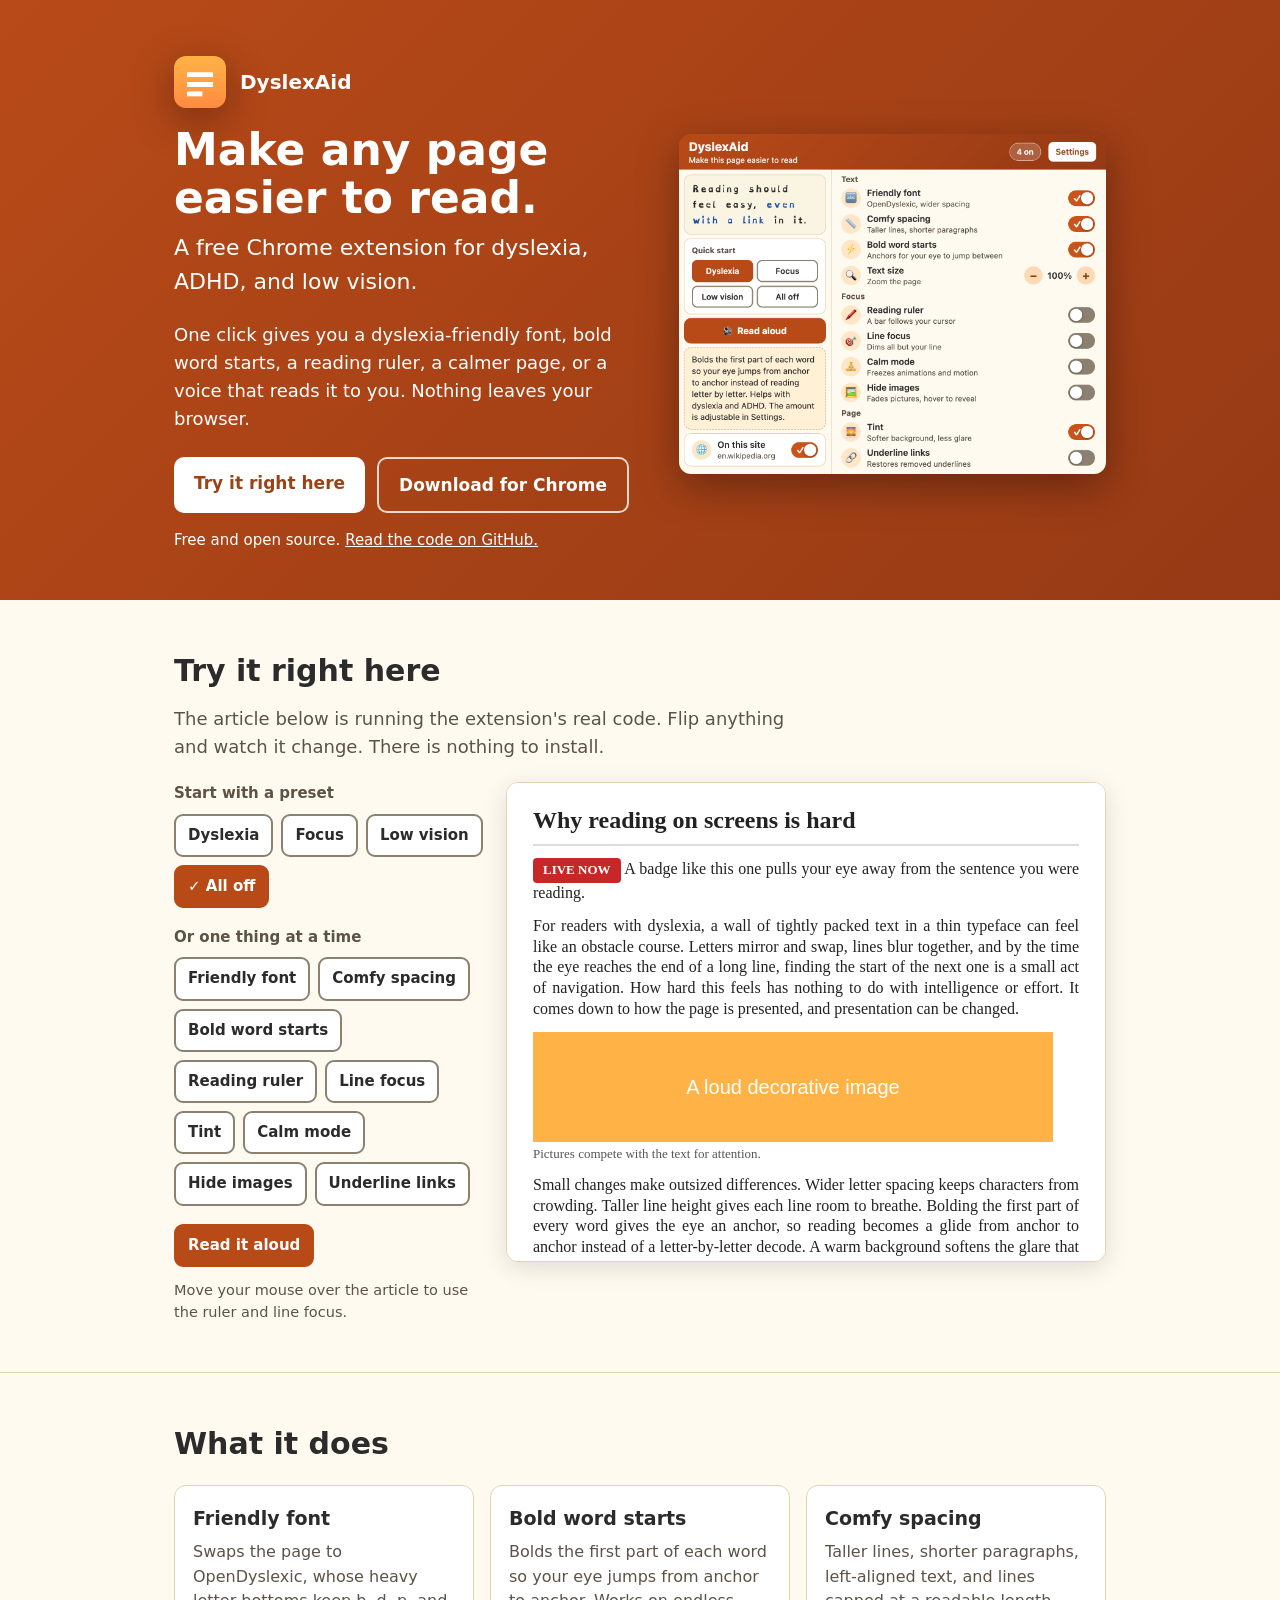
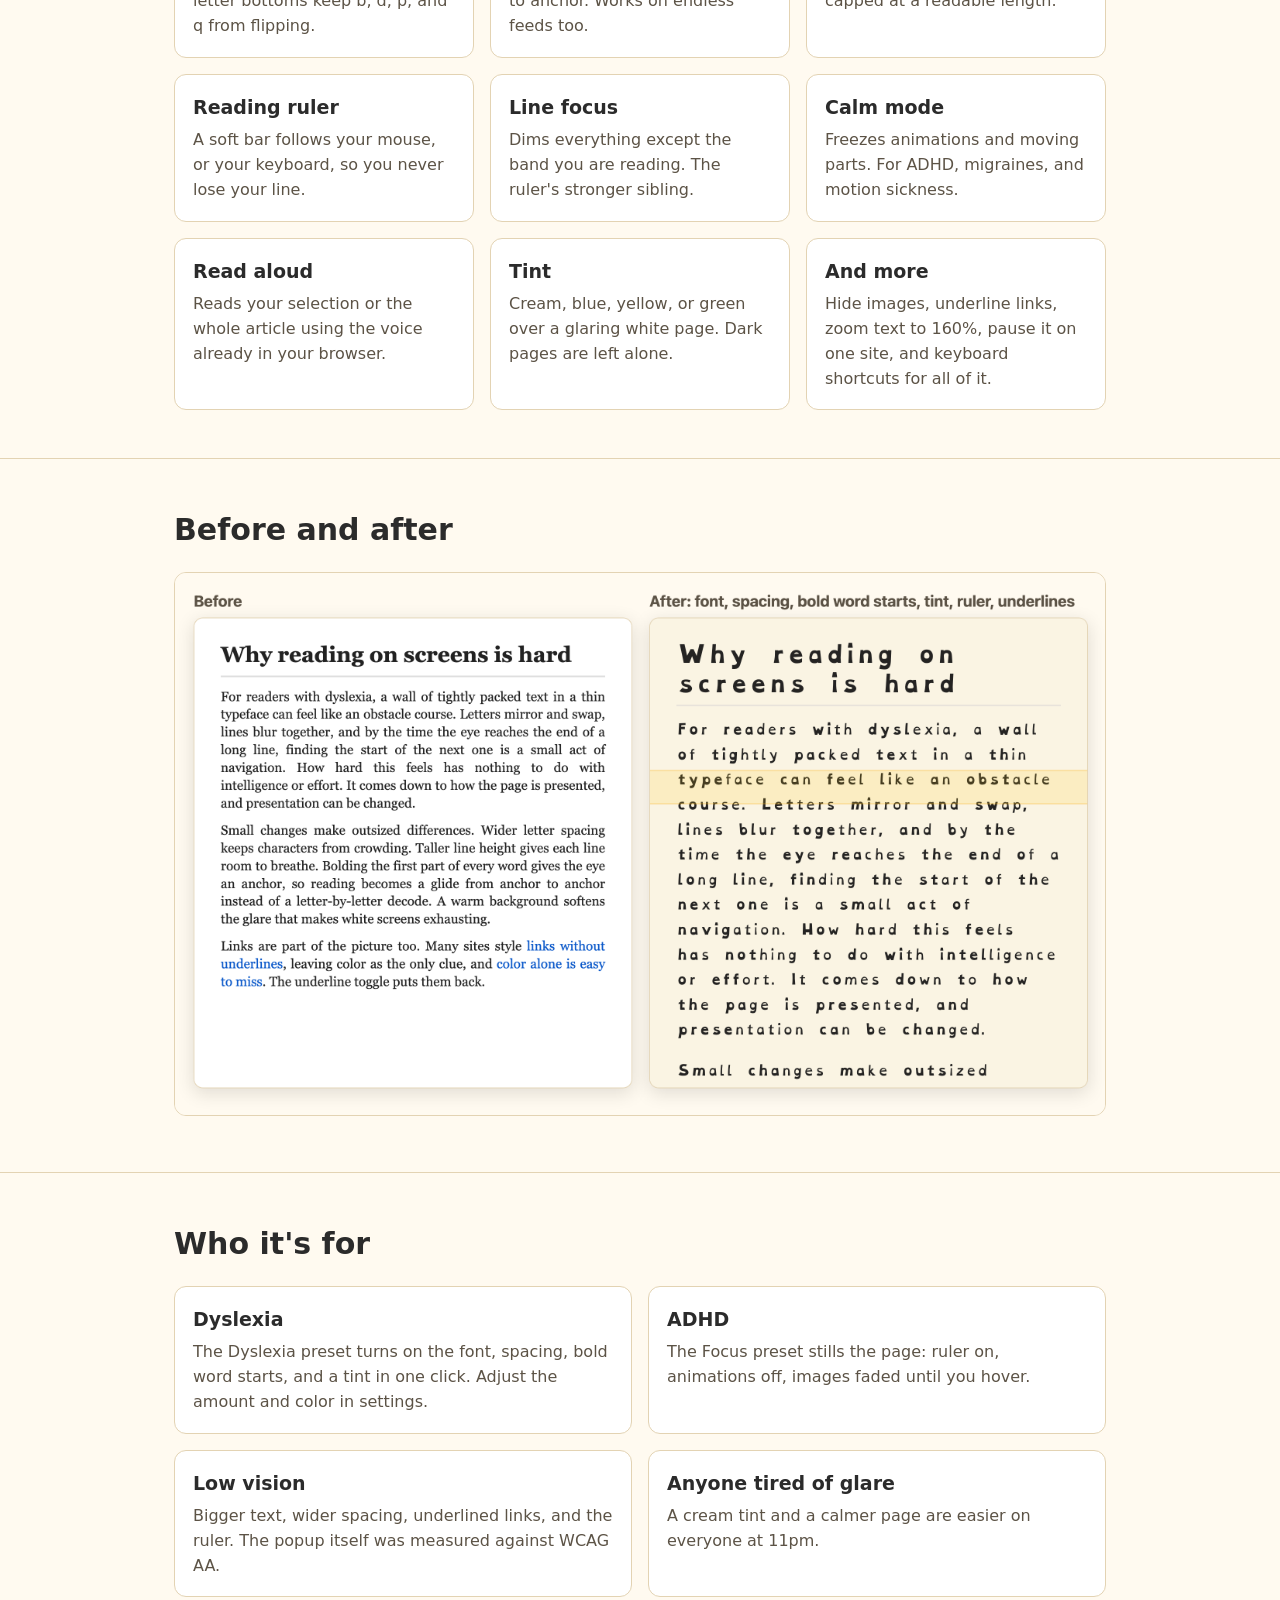
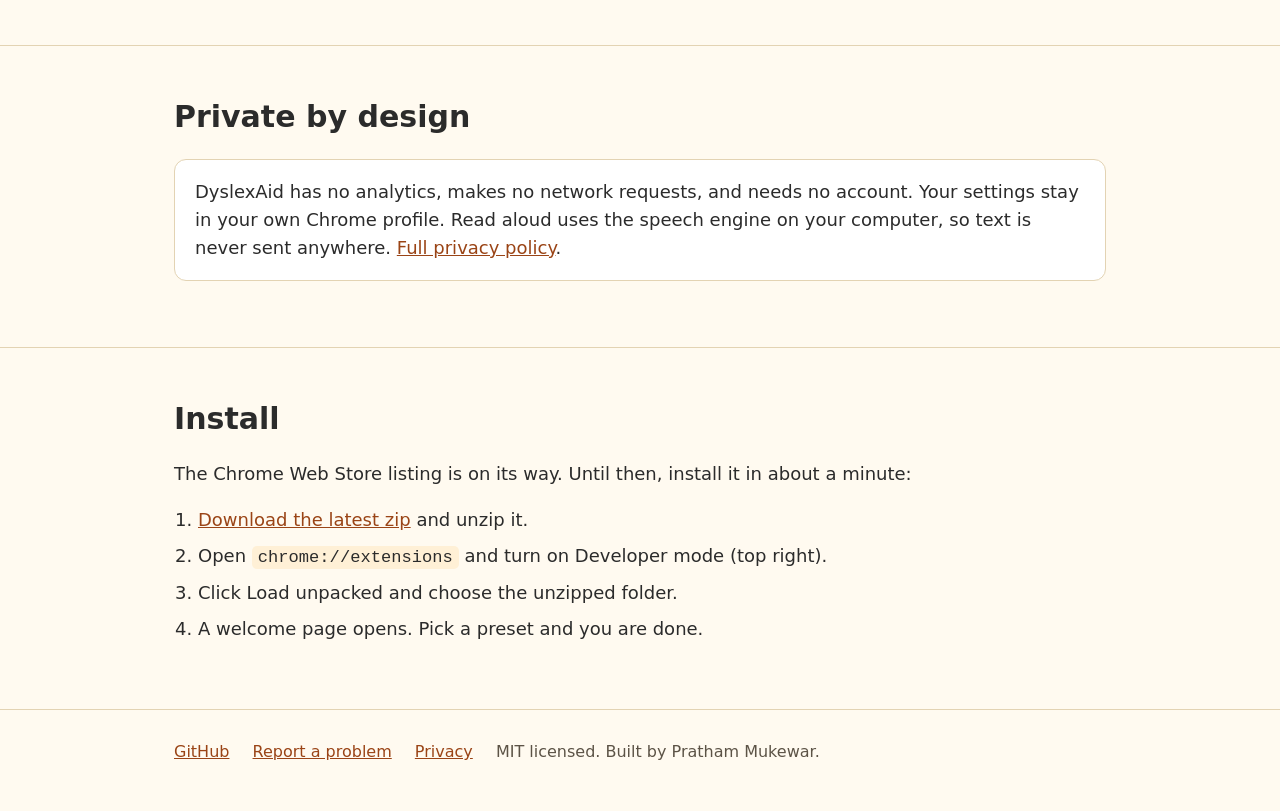
<file: docs/index.html>
<!DOCTYPE html>
<html lang="en">
<head>
  <meta charset="utf-8">
  <meta name="viewport" content="width=device-width, initial-scale=1">
  <title>DyslexAid</title>
  <meta name="description" content="A free Chrome extension that makes any page easier to read: a dyslexia-friendly font, bold word starts, a reading ruler, calm mode, read aloud, and more. No account, no tracking.">
  <meta property="og:title" content="DyslexAid: make any page easier to read">
  <meta property="og:description" content="Free Chrome extension for dyslexia, ADHD, and low vision. Nothing leaves your browser.">
  <meta property="og:image" content="https://prathammukewar.github.io/dyslexaid/img/store-screenshot.png">
  <link rel="icon" href="img/icon128.png">
  <style>
    * { box-sizing: border-box; }
    body { margin: 0; font-family: -apple-system, "Segoe UI", system-ui, sans-serif; font-size: 18px; line-height: 1.55; color: #2b2b2b; background: #fffaf0; }
    a { color: #9a4416; }
    .wrap { max-width: 980px; margin: 0 auto; padding: 0 24px; }
    header { background: linear-gradient(135deg, #b84a18, #963a15); color: #fff; padding: 56px 0 48px; }
    .hero { display: grid; grid-template-columns: 1.1fr 1fr; gap: 36px; align-items: center; }
    header h1 { font-size: 44px; margin: 0 0 8px; line-height: 1.1; }
    header .tag { font-size: 22px; margin: 0 0 22px; }
    header p { font-size: 18px; margin: 0 0 24px; max-width: 480px; }
    .buttons { display: flex; flex-wrap: wrap; gap: 12px; }
    .btn { display: inline-block; padding: 13px 20px; border-radius: 10px; font-weight: 700; text-decoration: none; font-size: 17px; }
    .btn.primary { background: #fff; color: #9a4416; }
    .btn.secondary { border: 2px solid rgba(255,255,255,0.8); color: #fff; }
    .btn:hover { filter: brightness(0.95); }
    header .source { font-size: 15px; margin: 16px 0 0; }
    header .source a { color: #fff; }
    .hero img { width: 100%; height: auto; border-radius: 12px; box-shadow: 0 12px 40px rgba(0,0,0,0.35); }
    .brand { display: flex; align-items: center; gap: 14px; margin-bottom: 18px; }
    .brand img { width: 52px; height: 52px; }
    section { padding: 48px 0; }
    section + section { border-top: 1px solid #e3d3b3; }
    h2 { font-size: 30px; margin: 0 0 18px; }
    .grid { display: grid; grid-template-columns: repeat(3, 1fr); gap: 16px; }
    .card { background: #fff; border: 1px solid #e3d3b3; border-radius: 12px; padding: 18px; }
    .card h3 { margin: 0 0 6px; font-size: 19px; }
    .card p { margin: 0; font-size: 16px; color: #5c5346; }
    .who { display: grid; grid-template-columns: repeat(2, 1fr); gap: 16px; }
    .shot { width: 100%; height: auto; border-radius: 12px; border: 1px solid #e3d3b3; }
    ol { padding-left: 24px; }
    li { margin-bottom: 8px; }
    code { background: #fff0d6; padding: 2px 6px; border-radius: 5px; font-size: 0.95em; }
    footer { padding: 30px 0 48px; color: #5c5346; font-size: 16px; border-top: 1px solid #e3d3b3; }
    footer a { margin-right: 18px; }
    .lede { margin: -8px 0 22px; color: #5c5346; max-width: 640px; }
    .try { display: grid; grid-template-columns: 310px 1fr; gap: 22px; align-items: start; }
    .try h3 { font-size: 15px; margin: 0 0 8px; color: #5c5346; }
    .try-row { display: flex; flex-wrap: wrap; gap: 8px; margin-bottom: 18px; }
    .try button { font: inherit; font-size: 15px; font-weight: 600; padding: 8px 12px; border: 2px solid #8c8170; border-radius: 9px; background: #fff; color: #2b2b2b; cursor: pointer; }
    .try button:hover { background: #fff0d6; border-color: #9a4416; }
    .try button[aria-pressed="true"] { background: #b84a18; border-color: #b84a18; color: #fff; }
    .try button[aria-pressed="true"]::before { content: "\2713\00a0"; }
    .try .try-speak { background: #b84a18; border-color: #b84a18; color: #fff; }
    .try .try-speak:hover { background: #963a15; border-color: #963a15; }
    .try button:focus-visible { outline: 3px solid #9a4416; outline-offset: 3px; }
    .hint { font-size: 14.5px; color: #5c5346; margin: 12px 0 0; }
    #try-frame { width: 100%; height: 480px; border: 1px solid #e3d3b3; border-radius: 12px; background: #fff; box-shadow: 0 6px 24px rgba(0,0,0,0.12); }
    .note { background: #fff; border: 1px solid #e3d3b3; border-radius: 12px; padding: 18px 20px; }
    @media (max-width: 760px) {
      .hero, .who, .try { grid-template-columns: 1fr; }
      .grid { grid-template-columns: 1fr 1fr; }
      header h1 { font-size: 34px; }
    }
    @media (max-width: 520px) { .grid { grid-template-columns: 1fr; } }
    @media (prefers-reduced-motion: reduce) { * { transition: none !important; } }
    a:focus-visible, .btn:focus-visible { outline: 3px solid #9a4416; outline-offset: 3px; }
  </style>
</head>
<body>
  <header>
    <div class="wrap hero">
      <div>
        <div class="brand"><img src="img/icon128.png" alt=""><span style="font-weight:700;font-size:20px">DyslexAid</span></div>
        <h1>Make any page easier to read.</h1>
        <p class="tag">A free Chrome extension for dyslexia, ADHD, and low vision.</p>
        <p>One click gives you a dyslexia-friendly font, bold word starts, a reading ruler, a calmer page, or a voice that reads it to you. Nothing leaves your browser.</p>
        <div class="buttons">
          <a class="btn primary" href="#try">Try it right here</a>
          <a class="btn secondary" href="https://github.com/prathammukewar/dyslexaid/releases/latest">Download for Chrome</a>
        </div>
        <p class="source">Free and open source. <a href="https://github.com/prathammukewar/dyslexaid">Read the code on GitHub.</a></p>
      </div>
      <img src="img/popup.png" alt="The DyslexAid popup: a preview sentence, four quick-start presets, and a list of switches for each feature" width="700" height="559">
    </div>
  </header>

  <section id="try">
    <div class="wrap">
      <h2>Try it right here</h2>
      <p class="lede">The article below is running the extension's real code. Flip anything and watch it change. There is nothing to install.</p>
      <div class="try">
        <div class="try-controls">
          <h3 id="try-presets">Start with a preset</h3>
          <div class="try-row" role="group" aria-labelledby="try-presets">
            <button data-try="dyslexia" aria-pressed="false">Dyslexia</button>
            <button data-try="focus" aria-pressed="false">Focus</button>
            <button data-try="vision" aria-pressed="false">Low vision</button>
            <button data-try="off" aria-pressed="true">All off</button>
          </div>
          <h3 id="try-switches">Or one thing at a time</h3>
          <div class="try-row" role="group" aria-labelledby="try-switches">
            <button data-feature="font" aria-pressed="false">Friendly font</button>
            <button data-feature="spacing" aria-pressed="false">Comfy spacing</button>
            <button data-feature="bionic" aria-pressed="false">Bold word starts</button>
            <button data-feature="ruler" aria-pressed="false">Reading ruler</button>
            <button data-feature="focus" aria-pressed="false">Line focus</button>
            <button data-feature="tint" aria-pressed="false">Tint</button>
            <button data-feature="calm" aria-pressed="false">Calm mode</button>
            <button data-feature="images" aria-pressed="false">Hide images</button>
            <button data-feature="links" aria-pressed="false">Underline links</button>
          </div>
          <button id="try-speak" class="try-speak">Read it aloud</button>
          <p class="hint">Move your mouse over the article to use the ruler and line focus.</p>
        </div>
        <iframe id="try-frame" src="try/frame.html" title="A sample article with DyslexAid applied"></iframe>
      </div>
    </div>
  </section>

  <section>
    <div class="wrap">
      <h2>What it does</h2>
      <div class="grid">
        <div class="card"><h3>Friendly font</h3><p>Swaps the page to OpenDyslexic, whose heavy letter bottoms keep b, d, p, and q from flipping.</p></div>
        <div class="card"><h3>Bold word starts</h3><p>Bolds the first part of each word so your eye jumps from anchor to anchor. Works on endless feeds too.</p></div>
        <div class="card"><h3>Comfy spacing</h3><p>Taller lines, shorter paragraphs, left-aligned text, and lines capped at a readable length.</p></div>
        <div class="card"><h3>Reading ruler</h3><p>A soft bar follows your mouse, or your keyboard, so you never lose your line.</p></div>
        <div class="card"><h3>Line focus</h3><p>Dims everything except the band you are reading. The ruler's stronger sibling.</p></div>
        <div class="card"><h3>Calm mode</h3><p>Freezes animations and moving parts. For ADHD, migraines, and motion sickness.</p></div>
        <div class="card"><h3>Read aloud</h3><p>Reads your selection or the whole article using the voice already in your browser.</p></div>
        <div class="card"><h3>Tint</h3><p>Cream, blue, yellow, or green over a glaring white page. Dark pages are left alone.</p></div>
        <div class="card"><h3>And more</h3><p>Hide images, underline links, zoom text to 160%, pause it on one site, and keyboard shortcuts for all of it.</p></div>
      </div>
    </div>
  </section>

  <section>
    <div class="wrap">
      <h2>Before and after</h2>
      <img class="shot" src="img/before-after.png" alt="The same article twice: plain on the left, and on the right with the friendly font, wider spacing, bolded word starts, a cream tint, and a reading ruler" width="1200" height="700">
    </div>
  </section>

  <section>
    <div class="wrap">
      <h2>Who it's for</h2>
      <div class="who">
        <div class="card"><h3>Dyslexia</h3><p>The Dyslexia preset turns on the font, spacing, bold word starts, and a tint in one click. Adjust the amount and color in settings.</p></div>
        <div class="card"><h3>ADHD</h3><p>The Focus preset stills the page: ruler on, animations off, images faded until you hover.</p></div>
        <div class="card"><h3>Low vision</h3><p>Bigger text, wider spacing, underlined links, and the ruler. The popup itself was measured against WCAG AA.</p></div>
        <div class="card"><h3>Anyone tired of glare</h3><p>A cream tint and a calmer page are easier on everyone at 11pm.</p></div>
      </div>
    </div>
  </section>

  <section>
    <div class="wrap">
      <h2>Private by design</h2>
      <p class="note">DyslexAid has no analytics, makes no network requests, and needs no account. Your settings stay in your own Chrome profile. Read aloud uses the speech engine on your computer, so text is never sent anywhere. <a href="https://github.com/prathammukewar/dyslexaid/blob/main/PRIVACY.md">Full privacy policy</a>.</p>
    </div>
  </section>

  <section>
    <div class="wrap">
      <h2>Install</h2>
      <p>The Chrome Web Store listing is on its way. Until then, install it in about a minute:</p>
      <ol>
        <li><a href="https://github.com/prathammukewar/dyslexaid/releases/latest">Download the latest zip</a> and unzip it.</li>
        <li>Open <code>chrome://extensions</code> and turn on Developer mode (top right).</li>
        <li>Click Load unpacked and choose the unzipped folder.</li>
        <li>A welcome page opens. Pick a preset and you are done.</li>
      </ol>
    </div>
  </section>

  <footer>
    <div class="wrap">
      <a href="https://github.com/prathammukewar/dyslexaid">GitHub</a>
      <a href="https://github.com/prathammukewar/dyslexaid/issues">Report a problem</a>
      <a href="https://github.com/prathammukewar/dyslexaid/blob/main/PRIVACY.md">Privacy</a>
      <span>MIT licensed. Built by Pratham Mukewar.</span>
    </div>
  </footer>
  <script>
    /* The demo frame runs the extension's own content script. This page
       only keeps the settings and hands them over, the way the popup
       does through chrome.storage. Add ?preset=dyslexia (or focus, or
       vision) to the address to open the page with one already on. */
    const FEATURES = ["font", "spacing", "bionic", "ruler", "focus", "tint", "calm", "images", "links"];
    const PRESETS = {
      dyslexia: { on: ["font", "spacing", "bionic", "tint"], textZoom: 100 },
      focus: { on: ["ruler", "calm", "images"], textZoom: 100 },
      vision: { on: ["spacing", "links", "ruler"], textZoom: 130 },
      off: { on: [], textZoom: 100 },
    };
    const state = { textZoom: 100 };
    for (const f of FEATURES) state[f] = false;
    const frame = document.getElementById("try-frame");

    function push() {
      frame.contentWindow.applySettings?.({ ...state });
      for (const b of document.querySelectorAll("[data-feature]")) {
        b.setAttribute("aria-pressed", String(state[b.dataset.feature]));
      }
      for (const b of document.querySelectorAll("[data-try]")) {
        const preset = PRESETS[b.dataset.try];
        const matches =
          FEATURES.every((f) => state[f] === preset.on.includes(f)) &&
          state.textZoom === preset.textZoom;
        b.setAttribute("aria-pressed", String(matches));
      }
    }
    function usePreset(name) {
      for (const f of FEATURES) state[f] = PRESETS[name].on.includes(f);
      state.textZoom = PRESETS[name].textZoom;
      push();
    }
    for (const b of document.querySelectorAll("[data-try]")) {
      b.addEventListener("click", () => usePreset(b.dataset.try));
    }
    for (const b of document.querySelectorAll("[data-feature]")) {
      b.addEventListener("click", () => {
        state[b.dataset.feature] = !state[b.dataset.feature];
        push();
      });
    }
    document.getElementById("try-speak").addEventListener("click", () => {
      frame.contentWindow.dyslexaid?.readAloud();
    });

    const wanted = new URLSearchParams(location.search).get("preset");
    const start = () => (PRESETS[wanted] ? usePreset(wanted) : push());
    frame.addEventListener("load", start);
    if (frame.contentWindow.applySettings) start();
  </script>
</body>
</html>
</file>
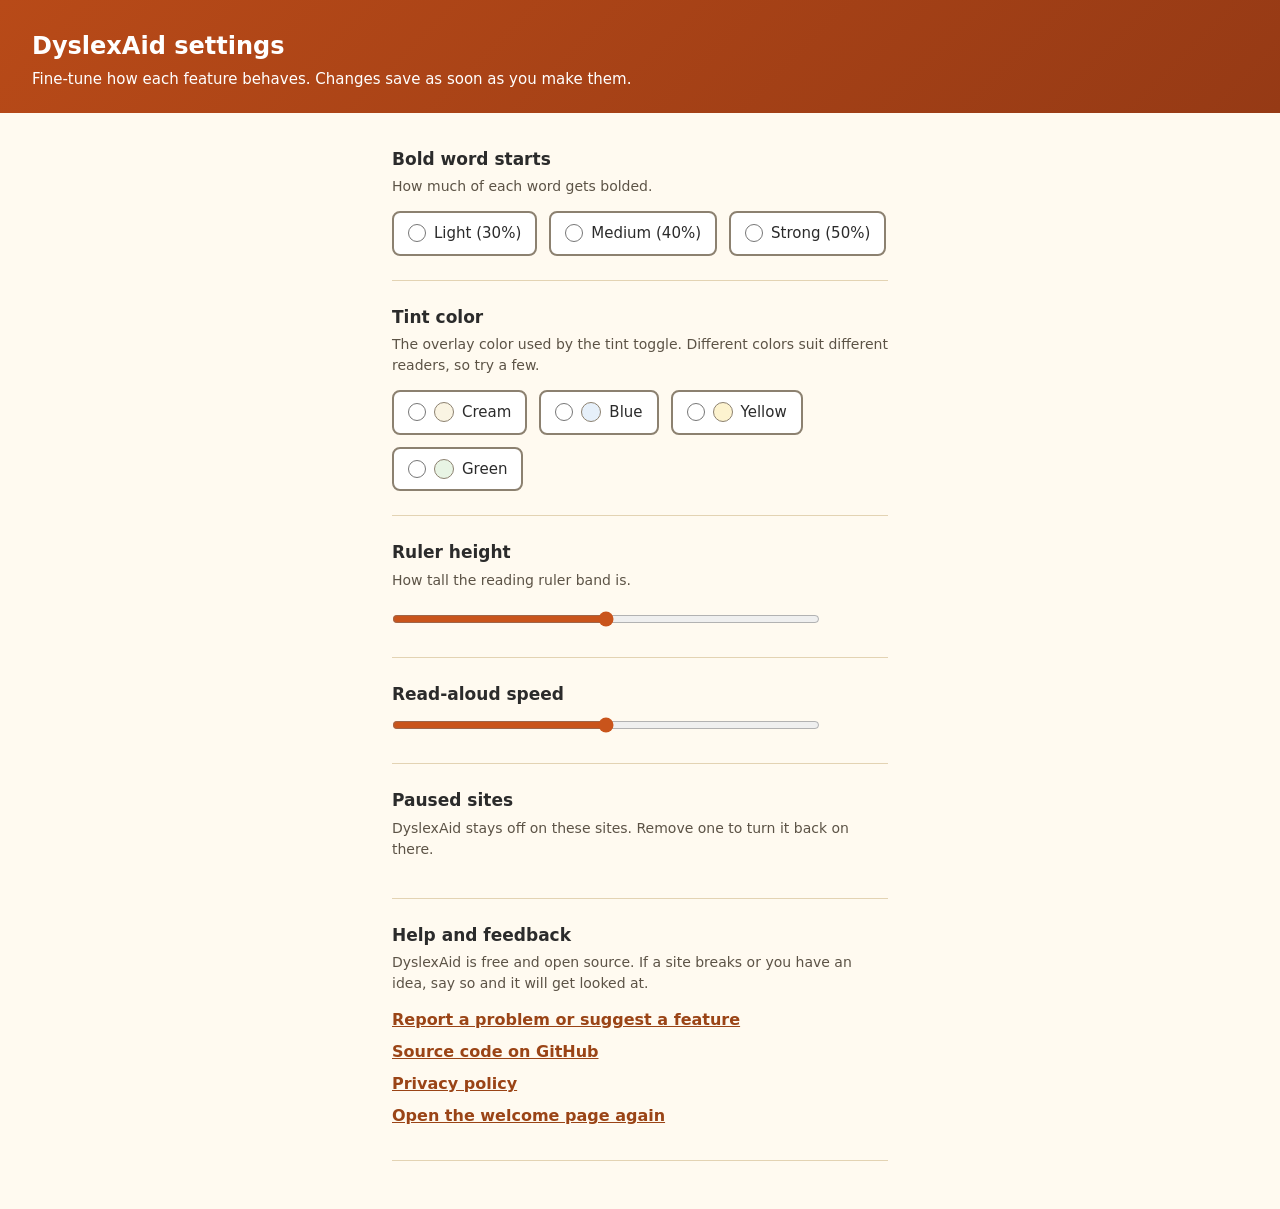
<file: options/options.html>
<!DOCTYPE html>
<html lang="en">
<head>
  <meta charset="utf-8">
  <title>DyslexAid settings</title>
  <link rel="stylesheet" href="options.css">
</head>
<body>
  <header>
    <h1>DyslexAid settings</h1>
    <p class="tagline">Fine-tune how each feature behaves. Changes save as soon as you make them.</p>
  </header>

  <main>
    <section>
      <h2 id="strength-title">Bold word starts</h2>
      <p class="help">How much of each word gets bolded.</p>
      <div class="choices" role="radiogroup" aria-labelledby="strength-title">
        <label><input type="radio" name="strength" value="0.3"><span>Light (30%)</span></label>
        <label><input type="radio" name="strength" value="0.4"><span>Medium (40%)</span></label>
        <label><input type="radio" name="strength" value="0.5"><span>Strong (50%)</span></label>
      </div>
    </section>

    <section>
      <h2 id="tint-title">Tint color</h2>
      <p class="help">The overlay color used by the tint toggle. Different colors suit different readers, so try a few.</p>
      <div class="choices" role="radiogroup" aria-labelledby="tint-title">
        <label><input type="radio" name="tint" value="cream"><span class="swatch" style="background:#faf4e3" aria-hidden="true"></span><span>Cream</span></label>
        <label><input type="radio" name="tint" value="blue"><span class="swatch" style="background:#e6f0fa" aria-hidden="true"></span><span>Blue</span></label>
        <label><input type="radio" name="tint" value="yellow"><span class="swatch" style="background:#fdf3cf" aria-hidden="true"></span><span>Yellow</span></label>
        <label><input type="radio" name="tint" value="green"><span class="swatch" style="background:#e8f4e4" aria-hidden="true"></span><span>Green</span></label>
      </div>
    </section>

    <section>
      <h2><label for="ruler-height">Ruler height</label></h2>
      <p class="help">How tall the reading ruler band is.</p>
      <div class="slider-row">
        <input type="range" id="ruler-height" min="24" max="72" step="2">
        <output for="ruler-height" id="ruler-height-value"></output>
      </div>
    </section>

    <section>
      <h2><label for="tts-rate">Read-aloud speed</label></h2>
      <div class="slider-row">
        <input type="range" id="tts-rate" min="0.7" max="1.3" step="0.1">
        <output for="tts-rate" id="tts-rate-value"></output>
      </div>
    </section>

    <section>
      <h2>Paused sites</h2>
      <p class="help">DyslexAid stays off on these sites. Remove one to turn it back on there.</p>
      <ul id="paused-list"></ul>
      <p class="empty" id="paused-empty" hidden>No paused sites.</p>
    </section>

    <section>
      <h2>Help and feedback</h2>
      <p class="help">DyslexAid is free and open source. If a site breaks or you have an idea, say so and it will get looked at.</p>
      <ul class="links">
        <li><a href="https://github.com/prathammukewar/dyslexaid/issues" target="_blank" rel="noopener">Report a problem or suggest a feature</a></li>
        <li><a href="https://github.com/prathammukewar/dyslexaid" target="_blank" rel="noopener">Source code on GitHub</a></li>
        <li><a href="https://github.com/prathammukewar/dyslexaid/blob/main/PRIVACY.md" target="_blank" rel="noopener">Privacy policy</a></li>
        <li><button id="open-welcome" class="linklike">Open the welcome page again</button></li>
      </ul>
    </section>
  </main>
</body>
</html>
</file>
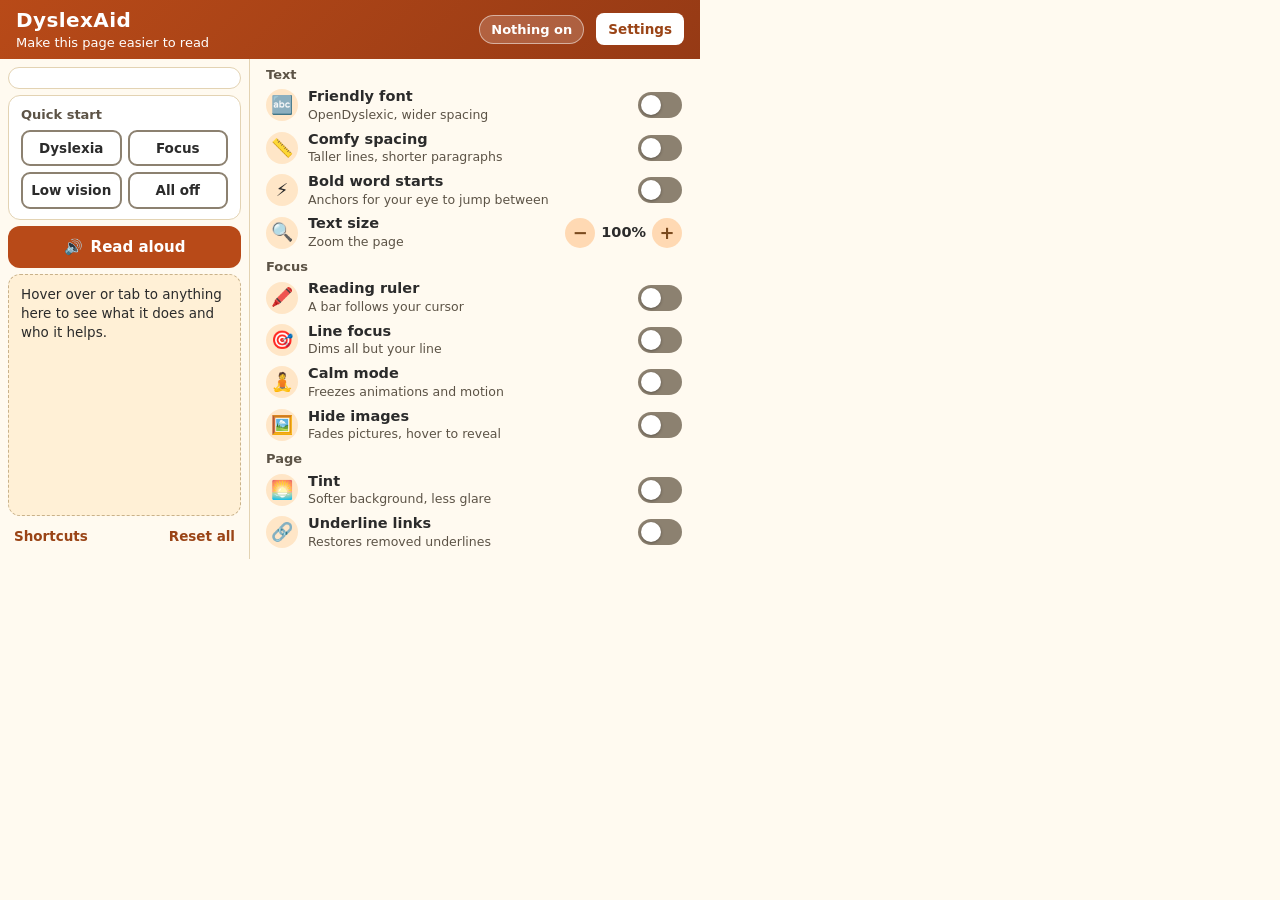
<file: popup/popup.html>
<!DOCTYPE html>
<html lang="en">
<head>
  <meta charset="utf-8">
  <title>DyslexAid</title>
  <link rel="stylesheet" href="popup.css">
</head>
<body>
  <header>
    <div>
      <h1>DyslexAid</h1>
      <p class="tagline">Make this page easier to read</p>
    </div>
    <span class="count" id="count" aria-live="polite">Nothing on</span>
    <button id="options" class="header-button" data-help="Opens the settings page: bionic boldness, tint color, ruler height, read-aloud speed, and the list of paused sites.">Settings</button>
  </header>

  <div class="layout">
    <aside class="left">
      <p id="blocked" role="status" hidden>DyslexAid can't change this page. Chrome keeps its own pages, the Web Store, and new tabs off limits to extensions. Open any website and it will work there.</p>

      <section class="card preview" id="preview" aria-label="Preview of your current settings">
        <p id="preview-text"></p>
      </section>

      <section class="card" aria-labelledby="presets-title">
        <h2 id="presets-title">Quick start</h2>
        <div class="presets">
          <button data-preset="dyslexia" data-help="Dyslexia preset: friendly font, comfy spacing, bold word starts, and a soft tint. A good first thing to try.">Dyslexia</button>
          <button data-preset="focus" data-help="Focus preset for ADHD: reading ruler, calm mode, and faded images, so the page holds still and you keep your place.">Focus</button>
          <button data-preset="vision" data-help="Low vision preset: bigger text, comfy spacing, underlined links, and the reading ruler.">Low vision</button>
          <button data-preset="off" data-help="Turns every feature off and sets text size back to normal. Your settings page choices stay as they are.">All off</button>
        </div>
      </section>

      <button class="speak" id="speak" data-help="Reads the text you selected out loud, or the whole article if nothing is selected. Press again, or click the button that appears on the page, to stop.">
        <span aria-hidden="true">🔊</span> Read aloud
      </button>

      <p id="help" role="status">Hover over or tab to anything here to see what it does and who it helps.</p>

      <label class="card control site-row" id="site-row" hidden data-help="Turns DyslexAid off just for this website, without changing any of your settings.">
        <span class="icon" aria-hidden="true">🌐</span>
        <span class="text">
          <span class="name">On this site</span>
          <span class="desc" id="site-host"></span>
        </span>
        <input type="checkbox" id="site-toggle">
        <span class="switch"></span>
      </label>

      <div class="footer-buttons">
        <button id="shortcuts" data-help="Opens Chrome's keyboard shortcut page. The defaults are Alt+Shift+R for the ruler, Alt+Shift+B for bold word starts, and Alt+Shift+S for read aloud.">Shortcuts</button>
        <button id="reset" data-help="Clears every setting, including the settings page and paused sites. It asks for a second click first.">Reset all</button>
      </div>
    </aside>

    <main class="right">
      <h2 class="group">Text</h2>
      <label class="row" data-help="Switches the page to OpenDyslexic, a font with heavy letter bottoms that keeps b, d, p, and q from flipping. Helps with dyslexia.">
        <span class="icon" aria-hidden="true">🔤</span>
        <span class="text"><span class="name">Friendly font</span><span class="desc">OpenDyslexic, wider spacing</span></span>
        <input type="checkbox" data-feature="font">
        <span class="switch"></span>
      </label>
      <label class="row" data-help="Adds room between lines and paragraphs and keeps lines short, so your eye finds the next line without hunting. Helps with dyslexia and low vision.">
        <span class="icon" aria-hidden="true">📏</span>
        <span class="text"><span class="name">Comfy spacing</span><span class="desc">Taller lines, shorter paragraphs</span></span>
        <input type="checkbox" data-feature="spacing">
        <span class="switch"></span>
      </label>
      <label class="row" data-help="Bolds the first part of each word so your eye jumps from anchor to anchor instead of reading letter by letter. Helps with dyslexia and ADHD. The amount is adjustable in Settings.">
        <span class="icon" aria-hidden="true">⚡</span>
        <span class="text"><span class="name">Bold word starts</span><span class="desc">Anchors for your eye to jump between</span></span>
        <input type="checkbox" data-feature="bionic">
        <span class="switch"></span>
      </label>

      <div class="row zoom-row" data-help="Zooms the whole page from 100% to 160%. The popup stays the same size.">
        <span class="icon" aria-hidden="true">🔍</span>
        <span class="text"><span class="name" id="zoom-label">Text size</span><span class="desc">Zoom the page</span></span>
        <span class="stepper" role="group" aria-labelledby="zoom-label">
          <button id="zoom-down" aria-label="Smaller text">−</button>
          <span id="zoom-value" aria-live="polite">100%</span>
          <button id="zoom-up" aria-label="Bigger text">+</button>
        </span>
      </div>

      <h2 class="group">Focus</h2>
      <label class="row" data-help="A soft highlight bar follows your mouse so you never lose your line. Helps with dyslexia. Height is adjustable in Settings.">
        <span class="icon" aria-hidden="true">🖍️</span>
        <span class="text"><span class="name">Reading ruler</span><span class="desc">A bar follows your cursor</span></span>
        <input type="checkbox" data-feature="ruler">
        <span class="switch"></span>
      </label>
      <label class="row" data-help="Dims everything except a band around your mouse. A stronger version of the ruler. Helps with ADHD.">
        <span class="icon" aria-hidden="true">🎯</span>
        <span class="text"><span class="name">Line focus</span><span class="desc">Dims all but your line</span></span>
        <input type="checkbox" data-feature="focus">
        <span class="switch"></span>
      </label>
      <label class="row" data-help="Stops animations and moving parts on the page. Helps with ADHD, migraines, and motion sickness.">
        <span class="icon" aria-hidden="true">🧘</span>
        <span class="text"><span class="name">Calm mode</span><span class="desc">Freezes animations and motion</span></span>
        <input type="checkbox" data-feature="calm">
        <span class="switch"></span>
      </label>
      <label class="row" data-help="Fades pictures and videos so the text stands alone. Move your mouse over one to see it. Helps with ADHD.">
        <span class="icon" aria-hidden="true">🖼️</span>
        <span class="text"><span class="name">Hide images</span><span class="desc">Fades pictures, hover to reveal</span></span>
        <input type="checkbox" data-feature="images">
        <span class="switch"></span>
      </label>

      <h2 class="group">Page</h2>
      <label class="row" data-help="Softens a bright white background with a cream, blue, yellow, or green tint. Pick the color in Settings. Helps with glare and visual stress. Dark pages are left alone.">
        <span class="icon" aria-hidden="true">🌅</span>
        <span class="text"><span class="name">Tint</span><span class="desc">Softer background, less glare</span></span>
        <input type="checkbox" data-feature="tint">
        <span class="switch"></span>
      </label>
      <label class="row" data-help="Puts underlines back on links that rely on color alone. Helps with low vision and color blindness.">
        <span class="icon" aria-hidden="true">🔗</span>
        <span class="text"><span class="name">Underline links</span><span class="desc">Restores removed underlines</span></span>
        <input type="checkbox" data-feature="links">
        <span class="switch"></span>
      </label>
    </main>
  </div>
  <script src="popup.js"></script>
</body>
</html>
</file>
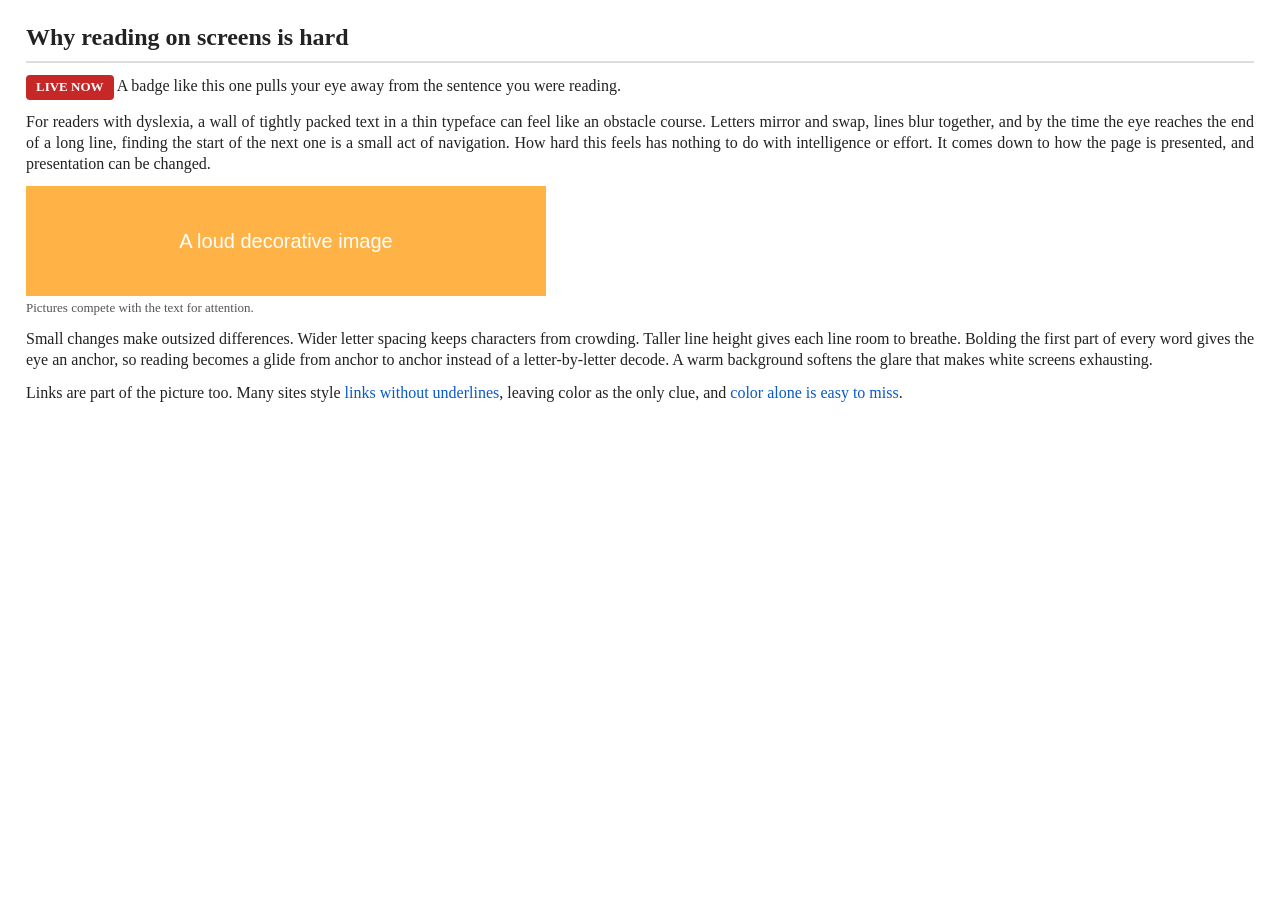
<file: docs/try/frame.html>
<!DOCTYPE html>
<html lang="en">
<head>
  <meta charset="utf-8">
  <title>Sample article</title>
  <link rel="stylesheet" href="content.css">
  <style>
    /* Styled like an ordinary article on purpose: a serif face, tight
       lines, justified text, links without underlines. */
    body { font-family: Georgia, serif; font-size: 16px; line-height: 1.3; margin: 0; padding: 22px 26px; color: #222; background: #fff; }
    h1 { font-size: 24px; margin: 0 0 12px; border-bottom: 2px solid #ddd; padding-bottom: 8px; }
    p { margin: 0 0 12px; text-align: justify; }
    a { color: #0a58ca; text-decoration: none; }
    figure { margin: 0 0 12px; }
    img { display: block; max-width: 100%; height: auto; }
    figcaption { font-size: 13px; color: #555; margin-top: 4px; }
    .pulse { display: inline-block; padding: 4px 10px; background: #c62828; color: #fff; border-radius: 4px;
             font-weight: 700; font-size: 13px; animation: pulse 1s infinite alternate; }
    @keyframes pulse { from { transform: scale(1); } to { transform: scale(1.12); } }
    @media (prefers-reduced-motion: reduce) { .pulse { animation: none; } }
  </style>
  <script>
    /* content.js is the extension's real content script. It expects a
       few pieces of chrome.*, so this stands in for them: the page
       around this frame calls applySettings() where the extension
       would write to chrome.storage. */
    const saved = {};
    const watchers = [];
    window.chrome = {
      storage: {
        // Answers later, never on the spot, the way the real one does.
        sync: { get: (keys, done) => setTimeout(() => done({ ...saved })) },
        onChanged: { addListener: (fn) => watchers.push(fn) },
      },
      runtime: { onMessage: { addListener: () => {} } },
    };
    window.applySettings = (next) => {
      for (const key of Object.keys(saved)) delete saved[key];
      Object.assign(saved, next);
      for (const fn of watchers) fn();
    };
  </script>
</head>
<body>
  <h1>Why reading on screens is hard</h1>
  <p><span class="pulse">LIVE NOW</span> A badge like this one pulls your eye away from the sentence you were reading.</p>
  <p>For readers with dyslexia, a wall of tightly packed text in a thin typeface can feel like an obstacle course. Letters mirror and swap, lines blur together, and by the time the eye reaches the end of a long line, finding the start of the next one is a small act of navigation. How hard this feels has nothing to do with intelligence or effort. It comes down to how the page is presented, and presentation can be changed.</p>
  <figure>
    <img src="data:image/svg+xml,%3Csvg xmlns='http://www.w3.org/2000/svg' width='520' height='110'%3E%3Crect width='520' height='110' fill='%23ffb347'/%3E%3Ctext x='260' y='62' text-anchor='middle' font-size='20' fill='%23fff' font-family='sans-serif'%3EA loud decorative image%3C/text%3E%3C/svg%3E" alt="A bright orange decorative banner" width="520" height="110">
    <figcaption>Pictures compete with the text for attention.</figcaption>
  </figure>
  <p>Small changes make outsized differences. Wider letter spacing keeps characters from crowding. Taller line height gives each line room to breathe. Bolding the first part of every word gives the eye an anchor, so reading becomes a glide from anchor to anchor instead of a letter-by-letter decode. A warm background softens the glare that makes white screens exhausting.</p>
  <p>Links are part of the picture too. Many sites style <a href="https://opendyslexic.org" target="_blank" rel="noopener">links without underlines</a>, leaving color as the only clue, and <a href="https://www.w3.org/WAI/" target="_blank" rel="noopener">color alone is easy to miss</a>.</p>
  <script src="content.js"></script>
</body>
</html>
</file>
<file: options/options.css>
/* DyslexAid options page: same palette and contrast rules as the popup. */
@font-face {
  font-family: "OpenDyslexic";
  src: url("../fonts/OpenDyslexic-Regular.woff2") format("woff2");
  font-weight: 400;
}
@font-face {
  font-family: "OpenDyslexic";
  src: url("../fonts/OpenDyslexic-Bold.woff2") format("woff2");
  font-weight: 700;
}

* { margin: 0; padding: 0; box-sizing: border-box; }

body {
  font-family: -apple-system, "Segoe UI", system-ui, sans-serif;
  font-size: 16px;
  line-height: 1.5;
  background: #fffaf0;
  color: #2b2b2b;
}
html[data-font] body {
  font-family: "OpenDyslexic", Verdana, sans-serif;
  letter-spacing: 0.02em;
}

header {
  padding: 28px 32px 22px;
  background: linear-gradient(135deg, #b84a18, #963a15);
  color: #fff;
}
h1 { font-size: 24px; }
.tagline { font-size: 15px; margin-top: 4px; }

main { max-width: 560px; margin: 0 auto; padding: 10px 32px 48px; }

section {
  padding: 24px 0;
  border-bottom: 1px solid #e3d3b3;
}
h2 { font-size: 17px; margin-bottom: 4px; }
h2 label { cursor: pointer; }
.help { font-size: 14px; color: #5c5346; margin-bottom: 14px; }

.choices { display: flex; gap: 12px; flex-wrap: wrap; }
.choices label {
  display: flex;
  align-items: center;
  gap: 8px;
  font-size: 15px;
  cursor: pointer;
  padding: 9px 14px;
  border: 2px solid #8c8170;
  border-radius: 8px;
  background: #fff;
}
.choices input { width: 18px; height: 18px; accent-color: #c9541b; }
.choices label:has(input:checked) {
  border-color: #c9541b;
  background: #fff0d6;
}
.choices label:has(input:focus-visible) {
  outline: 3px solid #9a4416;
  outline-offset: 2px;
}
.swatch {
  width: 20px; height: 20px;
  border-radius: 50%;
  border: 1px solid #8c8170;
  display: inline-block;
}

.slider-row { display: flex; align-items: center; gap: 16px; }
input[type="range"] { flex: 1; height: 28px; accent-color: #c9541b; }
input[type="range"]:focus-visible { outline: 3px solid #9a4416; outline-offset: 4px; }
output { font-size: 15px; font-weight: 600; min-width: 52px; }

#paused-list { list-style: none; }
#paused-list li {
  display: flex;
  align-items: center;
  justify-content: space-between;
  padding: 10px 14px;
  background: #fff;
  border: 2px solid #8c8170;
  border-radius: 8px;
  margin-bottom: 8px;
  font-size: 15px;
}
#paused-list button {
  border: none;
  background: none;
  color: #9a4416;
  font: inherit;
  font-size: 14px;
  font-weight: 600;
  cursor: pointer;
  padding: 4px 8px;
  border-radius: 6px;
}
#paused-list button:hover { background: #fff0d6; text-decoration: underline; }
#paused-list button:focus-visible { outline: 3px solid #9a4416; outline-offset: 2px; }
.empty { font-size: 15px; color: #5c5346; }

.links { list-style: none; padding: 0; margin: 0; }
.links li { margin-bottom: 8px; }
.links a, .linklike {
  color: #9a4416;
  font: inherit;
  font-weight: 600;
  text-decoration: underline;
  background: none;
  border: none;
  padding: 0;
  cursor: pointer;
}
.links a:focus-visible, .linklike:focus-visible { outline: 3px solid #9a4416; outline-offset: 3px; }

/* Author rules above outrank the browser default for [hidden]; restore it. */
[hidden] { display: none !important; }
</file>
<file: popup/popup.css>
/* DyslexAid popup. Two columns so the whole thing fits inside
   Chrome's 600px popup limit with nothing to scroll. The popup
   itself stays in the system font; OpenDyslexic shows in the
   preview card, where its wide glyphs cannot push the layout past
   the limit.
   Every color pair is checked against WCAG AA (4.5:1 text,
   3:1 controls). Palette:
     background   #fffaf0    card        #ffffff   card line  #e3d3b3
     text         #2b2b2b    muted text  #5c5346
     accent       #9a4416    filled      #b84a18   switch off #8c8170
     switch on    #c9541b    header      #b84a18 to #963a15 */

@font-face {
  font-family: "OpenDyslexic";
  src: url("../fonts/OpenDyslexic-Regular.woff2") format("woff2");
  font-weight: 400;
}
@font-face {
  font-family: "OpenDyslexic";
  src: url("../fonts/OpenDyslexic-Bold.woff2") format("woff2");
  font-weight: 700;
}

* { margin: 0; padding: 0; box-sizing: border-box; }

body {
  width: 700px;
  font-family: -apple-system, "Segoe UI", system-ui, sans-serif;
  font-size: 14.5px;
  line-height: 1.35;
  background: #fffaf0;
  color: #2b2b2b;
}
button { font: inherit; color: inherit; cursor: pointer; }

/* ---------- header ---------- */
header {
  display: flex;
  align-items: center;
  gap: 12px;
  padding: 7px 16px;
  background: linear-gradient(135deg, #b84a18, #963a15);
  color: #fff;
}
header > div { flex: 1; }
h1 { font-size: 20px; letter-spacing: 0.02em; }
.tagline { font-size: 13px; }
.count {
  font-size: 13px;
  font-weight: 600;
  padding: 5px 11px;
  border-radius: 999px;
  background: rgba(255, 255, 255, 0.18);
  border: 1px solid rgba(255, 255, 255, 0.5);
}
.header-button {
  background: #fff;
  color: #9a4416;
  border: none;
  border-radius: 8px;
  padding: 7px 12px;
  font-weight: 600;
  font-size: 13.5px;
}
.header-button:hover { background: #ffe6c7; }

/* Shown in the preview card's place when the popup is opened on a page
   no extension may touch. Swapping keeps the popup the same height. */
#blocked {
  padding: 10px 12px;
  border-radius: 12px;
  background: #fdf3cf;
  border: 1px solid #c9b28a;
  font-size: 13.5px;
  font-weight: 600;
  line-height: 1.4;
  color: #2b2b2b;
}

/* ---------- layout ---------- */
.layout { display: grid; grid-template-columns: 250px 1fr; }
.left {
  display: flex;
  flex-direction: column;
  gap: 6px;
  padding: 8px;
  border-right: 1px solid #e3d3b3;
}
.right { padding: 3px 6px 5px 4px; }

.card {
  background: #fff;
  border: 1px solid #e3d3b3;
  border-radius: 12px;
  padding: 10px 12px;
}
h2 { font-size: 13px; font-weight: 700; color: #5c5346; }
.card h2 { margin-bottom: 7px; }

/* ---------- preview ---------- */
.preview { padding: 10px 12px; transition: background 0.2s; }
.preview p { font-size: 14.5px; line-height: 1.45; color: #2b2b2b; }
.preview p a { color: #1a4fa3; text-decoration: none; }
.preview p b { font-weight: inherit; }
.preview[data-font] p {
  font-family: "OpenDyslexic", Verdana, sans-serif;
  letter-spacing: 0.03em;
  word-spacing: 0.12em;
  font-size: 13.5px;
}
.preview[data-spacing] p { line-height: 1.9; }
.preview[data-bionic] p b { font-weight: 700; }
.preview[data-links] p a { text-decoration: underline; text-underline-offset: 2px; }
.preview[data-tint="cream"]  { background: #faf4e3; }
.preview[data-tint="blue"]   { background: #e6f0fa; }
.preview[data-tint="yellow"] { background: #fdf3cf; }
.preview[data-tint="green"]  { background: #e8f4e4; }

/* ---------- presets ---------- */
.presets { display: grid; grid-template-columns: 1fr 1fr; gap: 6px; }
.presets button {
  padding: 7px 6px;
  border: 2px solid #8c8170;
  border-radius: 9px;
  background: #fff;
  font-weight: 600;
  font-size: 13.5px;
}
.presets button:hover { background: #fff0d6; border-color: #9a4416; }
.presets button[aria-pressed="true"] {
  background: #b84a18;
  border-color: #b84a18;
  color: #fff;
}

/* ---------- small controls in the left column ---------- */
.control {
  display: flex;
  align-items: center;
  gap: 10px;
  padding: 8px 12px;
}
.control .name { font-weight: 600; flex: 1; white-space: nowrap; }
.control .text { flex: 1; display: flex; flex-direction: column; }
.stepper { display: flex; align-items: center; gap: 6px; }
.stepper button {
  width: 30px; height: 30px;
  border: none;
  border-radius: 50%;
  background: #ffd9b3;
  color: #7a4a1e;
  font-size: 18px;
  font-weight: 700;
  line-height: 1;
}
.stepper button:hover { background: #ffc98f; }
#zoom-value { font-weight: 600; min-width: 44px; text-align: center; }

.speak {
  display: flex;
  align-items: center;
  justify-content: center;
  gap: 8px;
  padding: 11px;
  border: none;
  border-radius: 12px;
  background: #b84a18;
  color: #fff;
  font-size: 15px;
  font-weight: 700;
}
.speak:hover { background: #963a15; }

#help {
  flex: 1;
  min-height: 64px;
  padding: 10px 12px;
  border-radius: 12px;
  background: #fff0d6;
  border: 1px dashed #c9b28a;
  font-size: 13.5px;
  line-height: 1.4;
  color: #2b2b2b;
}

.site-row { cursor: pointer; }
.site-row .name { white-space: nowrap; }
.site-row .desc {
  font-size: 12.5px;
  color: #5c5346;
  max-width: 150px;
  overflow: hidden;
  text-overflow: ellipsis;
  white-space: nowrap;
}

.footer-buttons { display: flex; justify-content: space-between; }
.footer-buttons button {
  border: none;
  background: none;
  color: #9a4416;
  font-size: 13.5px;
  font-weight: 600;
  padding: 5px 6px;
  border-radius: 6px;
}
.footer-buttons button:hover { background: #fff0d6; text-decoration: underline; }

/* ---------- feature rows ---------- */
.group { padding: 4px 12px 1px; }
.row {
  display: flex;
  align-items: center;
  gap: 10px;
  padding: 3px 12px;
  border-radius: 10px;
  cursor: pointer;
  position: relative;
}
.row:hover { background: #fff0d6; }
.zoom-row { cursor: default; }
.icon {
  width: 32px; height: 32px;
  border-radius: 50%;
  background: #ffe6c7;
  display: inline-flex;
  align-items: center;
  justify-content: center;
  font-size: 18px;
  flex-shrink: 0;
}
.text { flex: 1; display: flex; flex-direction: column; }
.name { font-size: 14.5px; font-weight: 600; }
.desc { font-size: 12.5px; color: #5c5346; }

/* Toggle switch: the real checkbox is visually hidden but still
   focusable, so keyboard users can Tab to it and toggle with Space. */
.row input, .site-row input {
  position: absolute;
  width: 1px; height: 1px;
  opacity: 0;
}
.switch {
  width: 44px; height: 26px;
  border-radius: 13px;
  background: #8c8170;
  position: relative;
  transition: background 0.15s;
  flex-shrink: 0;
}
.switch::after {
  content: "";
  position: absolute;
  top: 3px; left: 3px;
  width: 20px; height: 20px;
  border-radius: 50%;
  background: #fff;
  box-shadow: 0 1px 3px rgba(0,0,0,0.35);
  transition: left 0.15s;
}
input:checked + .switch { background: #c9541b; }
input:checked + .switch::after { left: 21px; }
/* A check mark on the track, so on and off are not told apart by color alone. */
input:checked + .switch::before {
  content: "\2713";
  position: absolute;
  left: 8px; top: 3px;
  font-size: 15px;
  font-weight: 700;
  color: #fff;
}

/* ---------- keyboard focus ---------- */
input:focus-visible + .switch,
button:focus-visible {
  outline: 3px solid #9a4416;
  outline-offset: 2px;
}
.header-button:focus-visible { outline-color: #fff; }

/* Motion-sensitive users get no animation, not even the switch slide. */
@media (prefers-reduced-motion: reduce) {
  .switch, .switch::after, .preview { transition: none; }
}

/* Author rules above outrank the browser default for [hidden]; restore it. */
[hidden] { display: none !important; }
</file>
<file: docs/try/content.css>
/* Bundled OpenDyslexic font (SIL OFL licensed, see fonts/OFL.txt).
   Weighted letter-bottoms reduce letter flipping/mirroring. */
@font-face {
  font-family: "OpenDyslexic";
  src: url("fonts/OpenDyslexic-Regular.woff2") format("woff2");
  font-weight: 400;
  font-style: normal;
  font-display: swap;
}
@font-face {
  font-family: "OpenDyslexic";
  src: url("fonts/OpenDyslexic-Bold.woff2") format("woff2");
  font-weight: 700;
  font-style: normal;
  font-display: swap;
}

/* ============================================================
   DyslexAid page styles.
   Every feature is keyed off an attribute on <html>, e.g.
   <html data-dyslexaid-font="on">. The content script only
   flips these attributes; CSS does the heavy lifting.
   ============================================================ */

/* ---------- 1. Friendly font ---------- */
/* Rounded, distinct letterforms + wider letter/word spacing.
   We deliberately skip icon fonts, code, and form controls so
   we don't break site UI. */
html[data-dyslexaid-font="on"] body,
html[data-dyslexaid-font="on"] body :not(code):not(pre):not(kbd):not(samp):not([class*="icon"]):not([class*="fa-"]):not(i):not(input):not(textarea):not(select) {
  font-family: "OpenDyslexic", "Comic Sans MS", "Comic Sans", Verdana, sans-serif !important;
  letter-spacing: 0.03em !important;
  word-spacing: 0.12em !important;
}

/* ---------- 2. Comfy spacing ---------- */
html[data-dyslexaid-spacing="on"] body p,
html[data-dyslexaid-spacing="on"] body li,
html[data-dyslexaid-spacing="on"] body blockquote,
html[data-dyslexaid-spacing="on"] body article,
html[data-dyslexaid-spacing="on"] body section {
  line-height: 1.9 !important;
}
html[data-dyslexaid-spacing="on"] body p {
  margin-bottom: 1.2em !important;
  max-width: 70ch;          /* long lines are hard to track back from */
}
html[data-dyslexaid-spacing="on"] body p,
html[data-dyslexaid-spacing="on"] body li {
  text-align: left !important;  /* justified text creates rivers of whitespace */
}

/* ---------- 3. Bold word starts ---------- */
/* The JS wraps the first part of each word in <b class="dyslexaid-bionic">.
   Kept subtle: bold but not black. */
b.dyslexaid-bionic {
  font-weight: 700 !important;
  color: inherit;
}
/* When bionic is off, the wrappers stay in the DOM but render
   as normal text, which makes toggling cheap. */
html:not([data-dyslexaid-bionic="on"]) b.dyslexaid-bionic {
  font-weight: inherit !important;
}

/* ---------- 4. Reading ruler ---------- */
/* A fixed, full-width band that the JS moves to follow the cursor.
   pointer-events:none so it never blocks clicks. */
#dyslexaid-ruler {
  position: fixed;
  left: 0;
  width: 100vw;
  height: 2.4em;
  background: rgba(255, 200, 0, 0.16);
  border-top: 1px solid rgba(255, 170, 0, 0.45);
  border-bottom: 1px solid rgba(255, 170, 0, 0.45);
  pointer-events: none;
  z-index: 2147483646;      /* above nearly everything */
  transition: top 0.05s linear;
  display: none;
}
html[data-dyslexaid-ruler="on"] #dyslexaid-ruler { display: block; }

/* ---------- 5. Tint overlay ---------- */
/* The attribute value carries the chosen color, so the content
   script sets data-dyslexaid-tint="cream" (or blue/yellow/green)
   and the right palette applies. Cream also gets a gentle sepia
   filter that softens harsh pure-white images. */
html[data-dyslexaid-tint] body :is(main, article, section, div, p):not([class*="dark"]) {
  background-color: transparent;
}
html[data-dyslexaid-tint="cream"] body {
  background-color: #faf4e3 !important;
  filter: sepia(0.14) !important;
}
html[data-dyslexaid-tint="blue"] body   { background-color: #e6f0fa !important; }
html[data-dyslexaid-tint="yellow"] body { background-color: #fdf3cf !important; }
html[data-dyslexaid-tint="green"] body  { background-color: #e8f4e4 !important; }

/* ---------- 6. Calm mode ---------- */
/* Freezes animations, transitions, and smooth-scrolling.
   Helps ADHD readers and people with vestibular/motion
   sensitivity: the page holds still. */
html[data-dyslexaid-calm="on"] *,
html[data-dyslexaid-calm="on"] *::before,
html[data-dyslexaid-calm="on"] *::after {
  animation: none !important;
  transition: none !important;
}
html[data-dyslexaid-calm="on"] {
  scroll-behavior: auto !important;
}

/* ---------- 7. Line focus ---------- */
/* A clear band that follows the cursor while the giant box-shadow
   darkens everything around it. pointer-events:none keeps the page
   clickable. */
#dyslexaid-focus {
  position: fixed;
  left: 0;
  width: 100vw;
  height: 110px;
  pointer-events: none;
  z-index: 2147483645;
  box-shadow: 0 0 0 200vmax rgba(24, 18, 8, 0.45);
  transition: top 0.05s linear;
  display: none;
}
html[data-dyslexaid-focus="on"] #dyslexaid-focus { display: block; }

/* ---------- 8. Hide images ---------- */
/* Fading keeps the layout intact; hovering brings one back. */
html[data-dyslexaid-images="on"] body :is(img, picture, video, iframe, figure) {
  opacity: 0.12 !important;
  filter: grayscale(1);
  transition: opacity 0.15s;
}
html[data-dyslexaid-images="on"] body :is(img, picture, video, iframe, figure):hover {
  opacity: 1 !important;
  filter: none;
}

/* ---------- 9. Underline links ---------- */
/* Some sites strip underlines and rely on color alone, which is
   hard on low-vision and color-blind readers. Put them back. */
html[data-dyslexaid-links="on"] body a {
  text-decoration: underline !important;
  text-underline-offset: 2px;
}

/* ---------- 10. Read-aloud indicator ---------- */
/* Fixed pill in the corner while speech runs. White on #7a3a10 is
   8.6:1, and the size is generous on purpose. */
#dyslexaid-speaking {
  position: fixed;
  right: 20px;
  bottom: 20px;
  z-index: 2147483647;
  font: 600 16px/1.2 -apple-system, "Segoe UI", system-ui, sans-serif;
  padding: 14px 18px;
  border-radius: 999px;
  border: 2px solid #fff;
  background: #7a3a10;
  color: #fff;
  cursor: pointer;
  box-shadow: 0 2px 12px rgba(0, 0, 0, 0.35);
}
#dyslexaid-speaking:focus-visible {
  outline: 3px solid #ffd9b3;
  outline-offset: 3px;
}
#dyslexaid-speaking[hidden] { display: none !important; }
</file>
